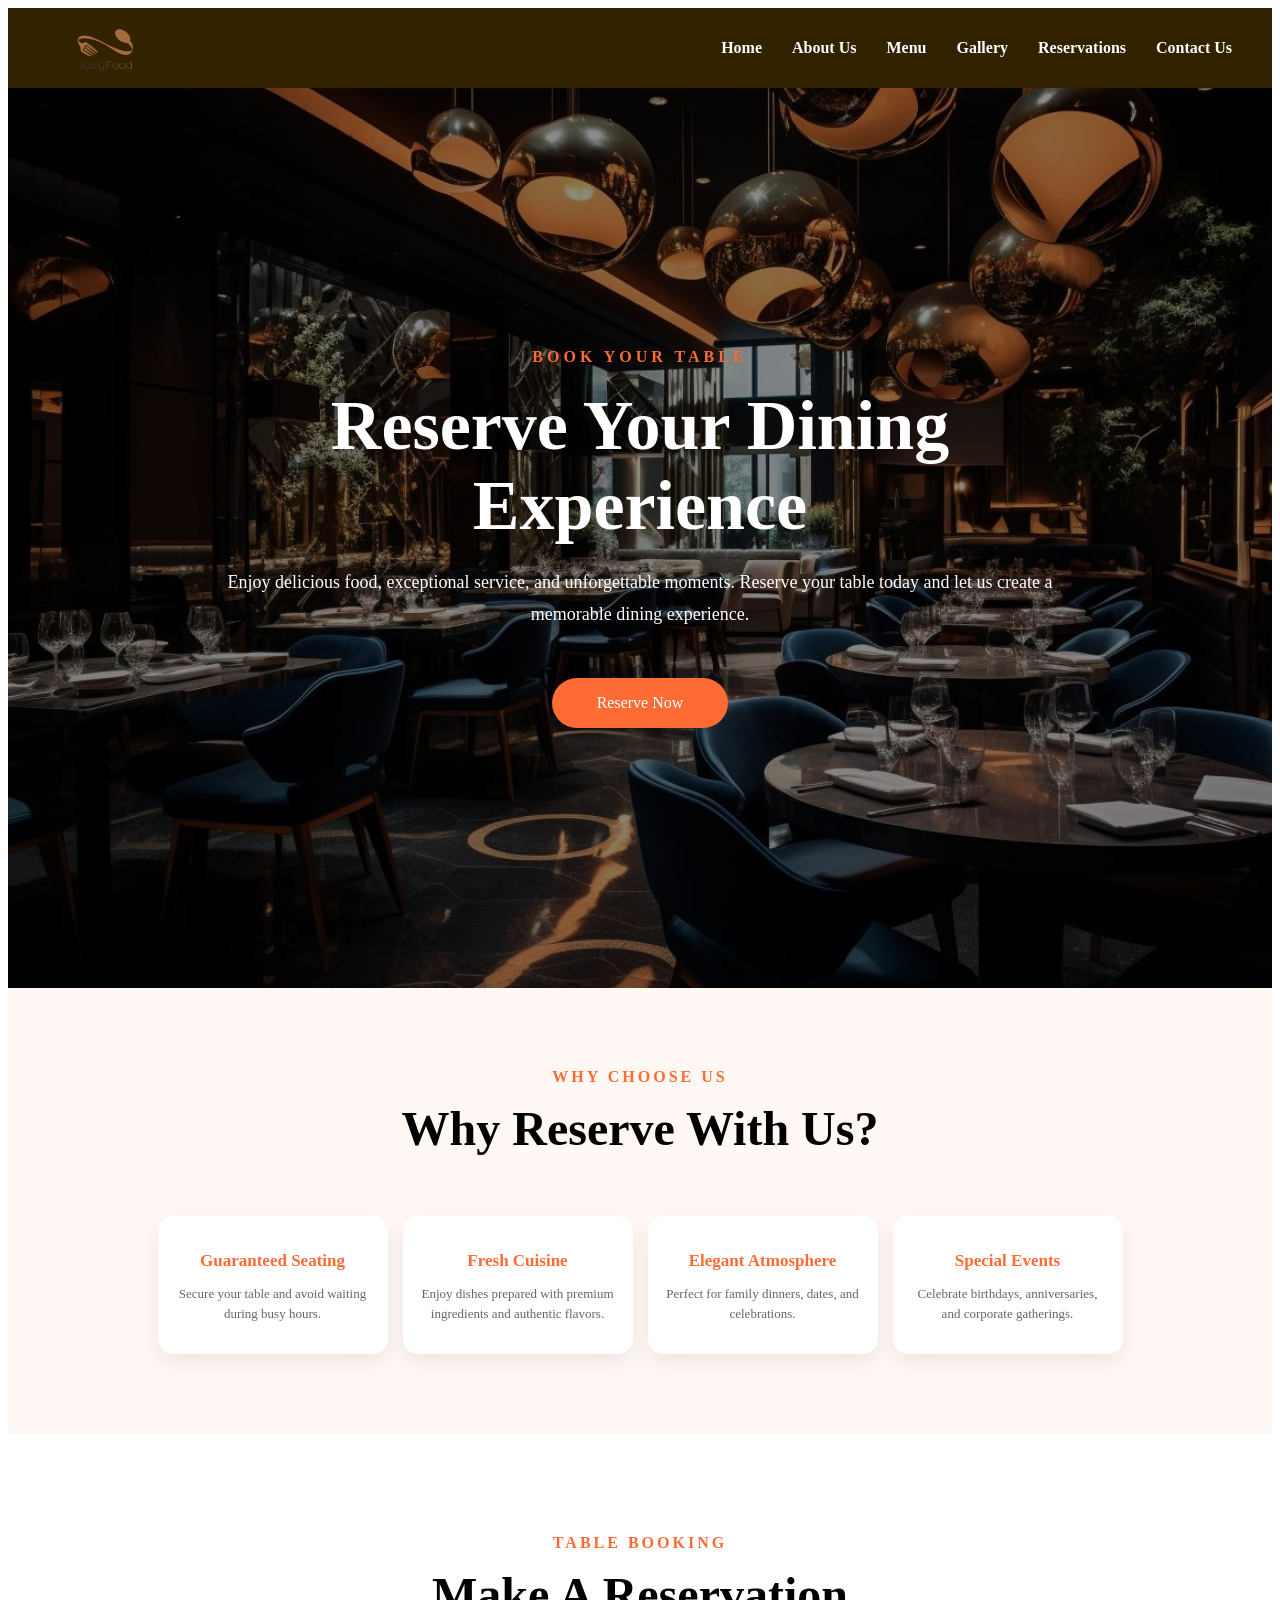
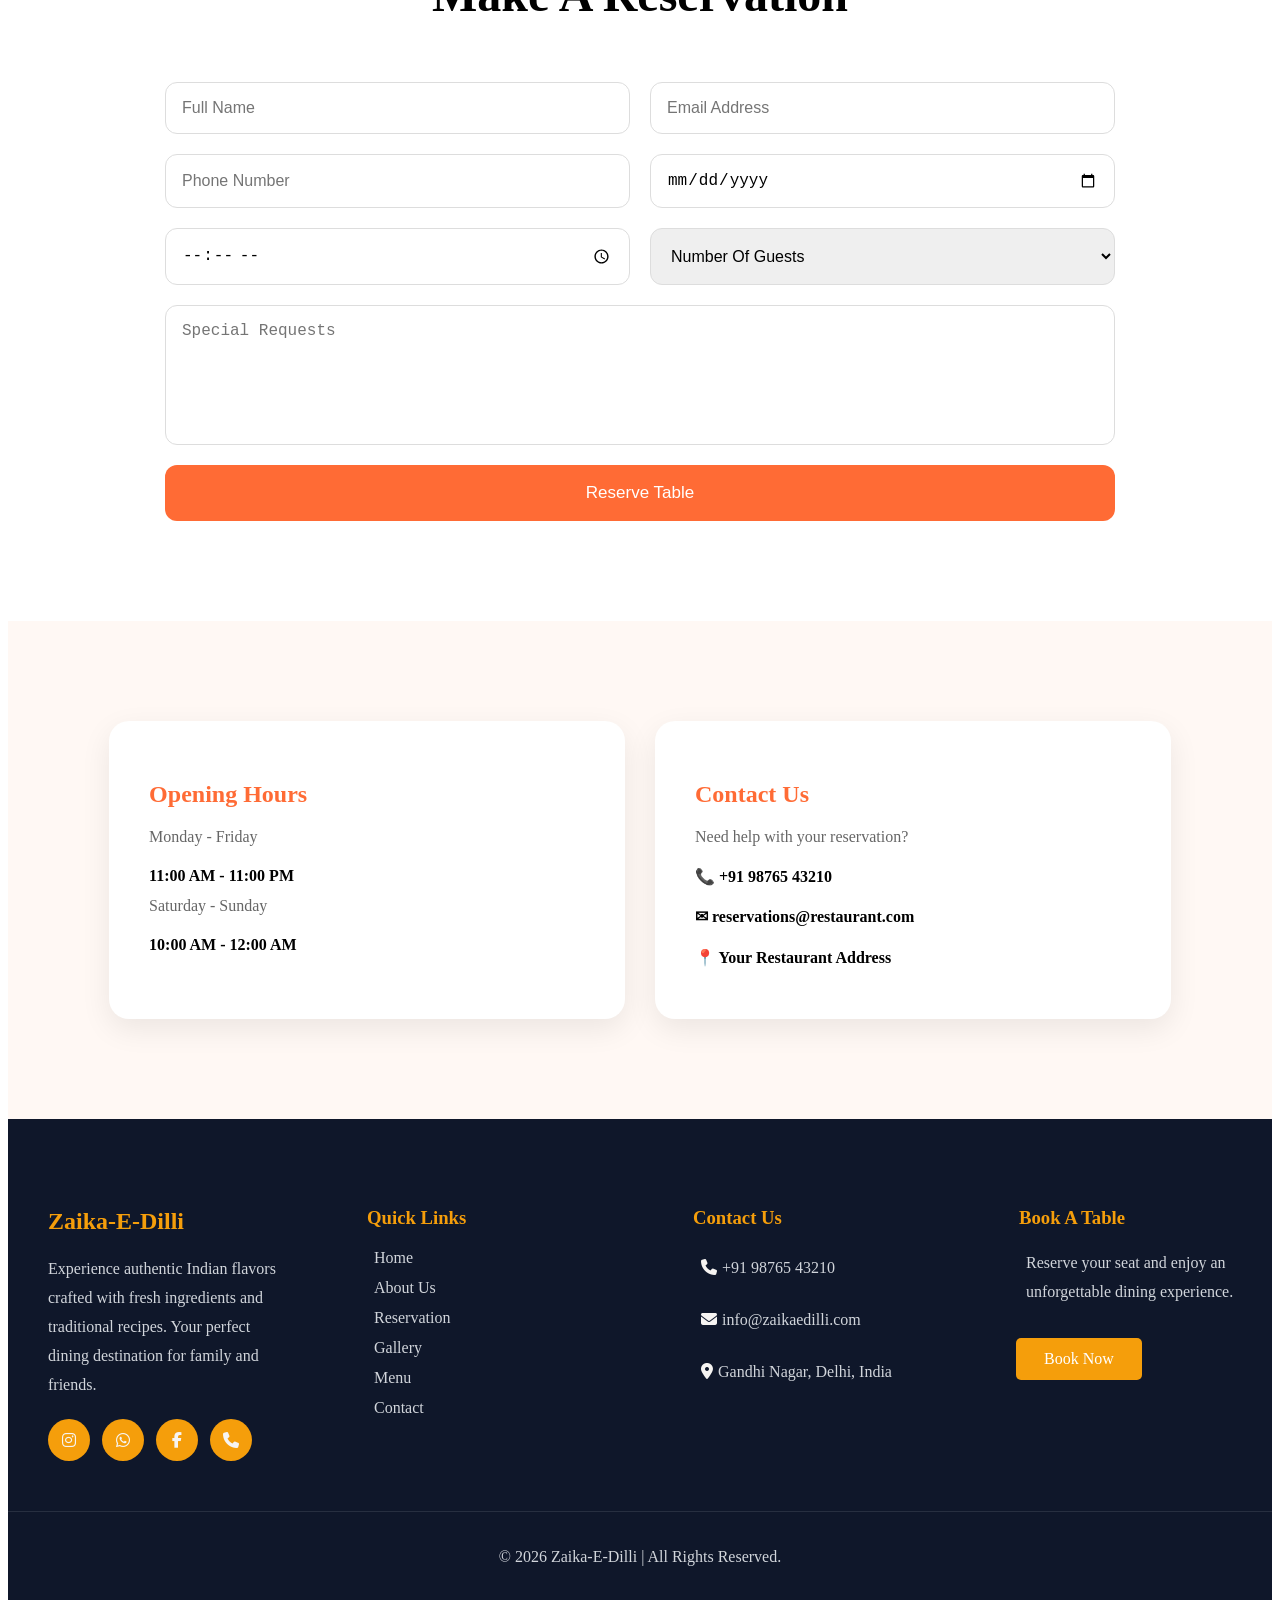
<file: Reservatio.html>
<!DOCTYPE html>
<html lang="en">
<head>
    <meta charset="UTF-8">
    <meta name="viewport" content="width=device-width, initial-scale=1.0">
    <title>ZAIKA -E- DILLI</title>
    <link rel="stylesheet" href="style.css">
    <link rel="stylesheet" href="https://cdnjs.cloudflare.com/ajax/libs/font-awesome/6.5.1/css/all.min.css">
</head>
<body>
    <!-- HOME PAAGE OPEN  -->
<section>
    <div class="container">
        <nav class="navbar">

           <!-- Logo -->
            <div class="logo">
             <img src="images 2/christmas_2012_new_2857-Photoroom.png" alt="Restaurant Logo">
            </div>

            <!-- Hamburger Button -->
            <div class="menu-toggle" id="menu-toggle">
                ☰
            </div>

            <!-- Menu -->
            <ul class="nav-menu" id="nav-menu">

                
   <li><a href="index.html">Home</a></li>
    <li><a href="about.html">About Us</a></li>
    <li><a href="Dishes.html">Menu</a></li>
    <li><a href="gallery.html">Gallery</a></li>
    <li><a href="Reservatio.html">Reservations</a></li>
    <li><a href="contact us.html">Contact Us</a></li>
        </ul>

            </ul>

           
        </nav>
    </div>
</section>

<!-- RESERVATION OPEN -->
<!-- =========================
     RESERVE HERO
========================= -->

<section class="reserve-hero">

    <div class="reserve-overlay"></div>

    <div class="reserve-content">

        <span class="reserve-tag">BOOK YOUR TABLE</span>

        <h1>Reserve Your Dining Experience</h1>

        <p>
            Enjoy delicious food, exceptional service, and unforgettable moments.
            Reserve your table today and let us create a memorable dining experience.
        </p>

        <a href="#reserve-form-section" class="reserve-btn">
            Reserve Now
        </a>

    </div>

</section>


<!-- =========================
     WHY RESERVE
========================= -->

<section class="reserve-features">

    <div class="reserve-heading">

        <span>WHY CHOOSE US</span>

        <h2>Why Reserve With Us?</h2>

    </div>

    <div class="reserve-grid">

        <div class="reserve-card">
            <h3>Guaranteed Seating</h3>
            <p>Secure your table and avoid waiting during busy hours.</p>
        </div>

        <div class="reserve-card">
            <h3>Fresh Cuisine</h3>
            <p>Enjoy dishes prepared with premium ingredients and authentic flavors.</p>
        </div>

        <div class="reserve-card">
            <h3>Elegant Atmosphere</h3>
            <p>Perfect for family dinners, dates, and celebrations.</p>
        </div>

        <div class="reserve-card">
            <h3>Special Events</h3>
            <p>Celebrate birthdays, anniversaries, and corporate gatherings.</p>
        </div>

    </div>

</section>


<!-- =========================
     RESERVE FORM
========================= -->

<section class="reserve-section" id="reserve-form-section">

    <div class="reserve-heading">

        <span>TABLE BOOKING</span>

        <h2>Make A Reservation</h2>

    </div>

    <form class="reserve-form">

        <input type="text" placeholder="Full Name" required>

        <input type="email" placeholder="Email Address" required>

        <input type="tel" placeholder="Phone Number" required>

        <input type="date" required>

        <input type="time" required>

        <select required>
            <option value="">Number Of Guests</option>
            <option>1 Guest</option>
            <option>2 Guests</option>
            <option>3 Guests</option>
            <option>4 Guests</option>
            <option>5 Guests</option>
            <option>6+ Guests</option>
        </select>

        <textarea rows="5" placeholder="Special Requests"></textarea>

        <button type="submit">Reserve Table</button>

    </form>

</section>


<!-- =========================
     RESERVE CONTACT
========================= -->

<section class="reserve-contact">

    <div class="reserve-info-box">

        <h2>Opening Hours</h2>

        <p>Monday - Friday</p>
        <h4>11:00 AM - 11:00 PM</h4>

        <p>Saturday - Sunday</p>
        <h4>10:00 AM - 12:00 AM</h4>

    </div>

    <div class="reserve-info-box">

        <h2>Contact Us</h2>

        <p>Need help with your reservation?</p>

        <h4>📞 +91 98765 43210</h4>
        <h4>✉ reservations@restaurant.com</h4>
        <h4>📍 Your Restaurant Address</h4>

    </div>

</section>
<!-- footer part OPEN -->

<!-- ================= FOOTER SECTION ================= -->

<footer class="footer">
    <div class="container footer-wrapper">

        <!-- Restaurant Info -->
        <div class="footer-box">
            <h2>Zaika-E-Dilli</h2>
            <p>
                Experience authentic Indian flavors crafted with fresh
                ingredients and traditional recipes. Your perfect dining
                destination for family and friends.
            </p>

            <div class="footer-social">
                <a href="#"><i class="fab fa-instagram"></i></a>
                <a href="#"><i class="fab fa-whatsapp"></i></a>
                <a href="#"><i class="fab fa-facebook-f"></i></a>
                <a href="tel:+919876543210"><i class="fas fa-phone"></i></a>
            </div>
        </div>

        <!-- Quick Links -->
        <div class="footer-box">
            <h3>Quick Links</h3>

            <ul>
               <li><a href="index.html">Home</a></li>
                <li><a href="about.html">About Us</a></li>
                <li><a href="Reservatio.html">Reservation</a></li>
                <li><a href="gallery.html">Gallery</a></li>
                <li><a href="Dishes.html">Menu</a></li>
                <li><a href="contact us.html">Contact</a></li>
            </ul>
        </div>

        <!-- Contact Info -->
        <div class="footer-box">
            <h3>Contact Us</h3>

            <p><i class="fas fa-phone"></i> +91 98765 43210</p>

            <p><i class="fas fa-envelope"></i> info@zaikaedilli.com</p>

            <p>
                <i class="fas fa-location-dot"></i>
                Gandhi Nagar, Delhi, India
            </p>
        </div>

        <!-- Book Table -->
        <div class="footer-box">
            <h3>Book A Table</h3>

            <p>
                Reserve your seat and enjoy an unforgettable dining
                experience.
            </p>

            <a href="#" class="footer-btn">
                Book Now
            </a>
        </div>

    </div>

    <div class="footer-bottom">
        <p>
            © 2026 Zaika-E-Dilli | All Rights Reserved.
        </p>
    </div>
</footer>
<!-- FOOTER part CLOSE -->








    <script src="script.js"></script>
</body>
</html>
</file>
<file: style.css>
.container{
    max-width:1400px;
    margin:auto;
    padding:0;
}

.navbar{
    display:flex;
    justify-content:space-between;
    align-items:center;
    min-height:80px;
    background:rgb(50,34,0);
    padding:0 40px;
    position:relative;
   
}

.logo img{
    width:120px;
    height:80px;
    display:block;
}

.nav-menu{
    display:flex;
    align-items:center;
    gap:30px;
    list-style:none;
    margin-left:auto;
    padding:0;
}

.nav-menu li{
    position:relative;
}

.nav-menu a{
    text-decoration:none;
    color:#fff;
    font-weight:600;
    font-size:16px;
    transition:.3s;
}

.nav-menu a:hover{
    color:#f4b400;
}

/* Hamburger */

.menu-toggle{
    display:none;
    font-size:32px;
    color:#fff;
    cursor:pointer;
}

.hero-banner {
    position: relative;
    height: 500px;
    background: url("images/full plate image.png") center center / cover no-repeat;
    display: flex;
    justify-content: center;
    align-items: center;
    text-align: center;
    overflow: hidden;
}

.hero-overlay {
    position: absolute;
    inset: 0px;
    background: rgba(0, 0, 0, 0.55);
}

.hero-content {
    position: relative;
    z-index: 2;
    max-width: 800px;
    padding: 20px;
    color: rgb(255, 255, 255);
}

.hero-content span {
    display: inline-block;
    background: rgb(0, 207, 255);
    color: rgb(0, 27, 63);
    padding: 8px 20px;
    border-radius: 30px;
    font-weight: 600;
    margin-bottom: 20px;
}

.hero-content h1 {
    font-size: 60px;
    margin-bottom: 20px;
    line-height: 1.2;
}

.hero-content p {
    font-size: 20px;
    line-height: 1.8;
    margin-bottom: 30px;
}

.hero-content a {
    display: inline-block;
    text-decoration: none;
    background: rgb(0, 207, 255);
    color: rgb(0, 27, 63);
    padding: 15px 35px;
    border-radius: 8px;
    font-weight: 600;
}

.home-about {
    padding: 100px 0px;
    background: rgb(255, 248, 240);
}

.about-wrapper {
    display: flex;
    align-items: center;
    justify-content: space-between;
    gap: 60px;
}

.about-content {
    flex: 1 1 0%;
    margin: 0px 25px;
}

.about-content span:first-child {
    color: rgb(217, 119, 6);
    font-size: 10px;
    font-weight: 600;
    text-transform: uppercase;
    letter-spacing: 2px;
}

.about-content h2 {
    font-size: 48px;
    color: rgb(34, 34, 34);
    margin: 15px 0px;
    line-height: 1.2;
}

.about-content span:nth-of-type(2) {
    display: block;
    color: rgb(102, 102, 102);
    font-size: 18px;
    margin-bottom: 25px;
}

.about-content p {
    color: rgb(85, 85, 85);
    font-size: 16px;
    line-height: 1.8;
    margin-bottom: 20px;
}

.about-content a {
    display: inline-block;
    background: rgb(217, 119, 6);
    color: rgb(255, 255, 255);
    text-decoration: none;
    padding: 14px 35px;
    border-radius: 50px;
    font-weight: 600;
    transition: 0.3s;
}

.about-content a:hover {
    background: rgb(180, 83, 9);
    transform: translateY(-3px);
}

.about-gallery {
    flex: 1 1 0%;
    display: grid;
    grid-template-columns: repeat(4, 1fr);
    gap: 15px;
    margin: 0px 25px;
}

.about-gallery img {
    width: 100%;
    height: 180px;
    object-fit: cover;
    border-radius: 15px;
    transition: 0.4s;
    box-shadow: rgba(0, 0, 0, 0.12) 0px 8px 20px;
}

.about-gallery img:nth-child(2), .about-gallery img:nth-child(4), .about-gallery img:nth-child(6), .about-gallery img:nth-child(8) {
    margin-top: 40px;
}

.about-gallery img:hover {
    transform: translateY(-10px) scale(1.05);
}

/*  */

/* =========================
   COUNTER SECTION
========================= */

.counter-section{
    padding:70px 8%;
background: linear-gradient(135deg, #1f1f1f, #4a1515, #7a1f1f);
    margin:10px 0;
}

/* Heading */

.counter-heading{
    text-align:center;
    max-width:700px;
    margin:0 auto 40px;
    color:#fff;
}

.counter-heading span{
    display:inline-block;
    color:#fbbf24;
    font-size:13px;
    font-weight:600;
    letter-spacing:2px;
    margin-bottom:10px;
}

.counter-heading h2{
    font-size:34px;
    margin-bottom:15px;
    line-height:1.3;
}

.counter-heading p{
    font-size:15px;
    color:#e5e7eb;
    line-height:1.7;
}

/* Counter Grid */

.counter-wrapper{
    display:grid;
    grid-template-columns:repeat(4,1fr);
    gap:20px;
}

/* Counter Box */

.counter-box{
    text-align:center;
    color:#fff;
    background:rgba(255,255,255,0.08);
    backdrop-filter:blur(8px);
    padding:25px 15px;
    border-radius:12px;
    transition:.3s;
}

.counter-box:hover{
    transform:translateY(-5px);
}

.counter-box h2{
    font-size:38px;
    font-weight:700;
    margin-bottom:8px;
    color:#fbbf24;
}

.counter-box p{
    font-size:14px;
    letter-spacing:.5px;
}

/*  */

.available-on {
    padding: 80px 20px;
    background: rgb(248, 248, 248);
}

.available-on h2 {
    text-align: center;
    font-size: 42px;
    color: rgb(34, 34, 34);
    margin-bottom: 50px;
    position: relative;
}

.available-on h2::after {
    content: "";
    width: 80px;
    height: 4px;
    background: rgb(214, 40, 40);
    position: absolute;
    bottom: -12px;
    left: 50%;
    transform: translateX(-50%);
    border-radius: 10px;
}

.platform-wrapper {
    display: flex;
    justify-content: center;
    align-items: center;
    flex-wrap: wrap;
    gap: 25px;
}

.platform-box {
    width: 160px;
    height: 150px;
    background: rgb(255, 255, 255);
    padding: 30px 20px;
    text-align: center;
    border-radius: 15px;
    text-decoration: none;
    box-shadow: rgba(0, 0, 0, 0.08) 0px 5px 20px;
    transition: 0.4s;
}

.platform-box:hover {
    transform: translateY(-10px);
    box-shadow: rgba(0, 0, 0, 0.15) 0px 10px 30px;
}

.platform-box img {
    width: 70px;
    height: 70px;
    object-fit: contain;
    margin-bottom: 15px;
}

.platform-box h3 {
    color: rgb(34, 34, 34);
    font-size: 22px;
    font-weight: 600;
}

.platform-box:hover h3 {
    color: rgb(255, 255, 255);
}

.footer {
    background: rgb(15, 23, 42);
    color: rgb(255, 255, 255);
    padding: 70px 0px 0px;
}

.footer-wrapper {
    display: grid;
    grid-template-columns: repeat(4, 1fr);
    gap: 40px;
}

.footer-box h2{
    color:#f59e0b;
    margin-bottom:20px;
    padding-left:40px;
}

.footer-box h3 {
    margin-bottom: 20px;
    color: rgb(245, 158, 11);
    padding: 0px 33px;
}

.footer-box p{
    line-height:1.8;
    color:#d1d5db;
    padding-left:40px;
}

.footer-box ul {
    list-style: none;
}

.footer-box ul li {
    margin-bottom: 12px;
}

.footer-box ul li a {
    text-decoration: none;
    color: rgb(209, 213, 219);
    transition: 0.3s;
}

.footer-box ul li a:hover {
    color: rgb(245, 158, 11);
    padding-left: 5px;
}

.footer-social{
    margin-top:20px;
    display:flex;
    gap:12px;
    padding-left:40px;
}

.footer-social a {
    width: 42px;
    height: 42px;
    background: rgb(245, 158, 11);
    color: rgb(255, 255, 255);
    border-radius: 50%;
    display: flex;
    justify-content: center;
    align-items: center;
    text-decoration: none;
    transition: 0.3s;
}

.footer-social a:hover {
    transform: translateY(-5px);
}

.footer-box i {
    margin: 10px 1px;
    color: rgb(246, 244, 242);
}

.footer-btn {
    display: inline-block;
    margin-top: 15px;
    background: rgb(245, 158, 11);
    color: rgb(255, 255, 255);
    padding: 12px 28px;
    text-decoration: none;
    border-radius: 5px;
    transition: 0.3s;
   margin-left: 30px;
}

.footer-btn:hover {
    background: rgb(217, 119, 6);
}

.footer-bottom {
    margin-top: 50px;
    border-top: 1px solid rgba(255, 255, 255, 0.1);
    text-align: center;
    padding: 20px;
}

.footer-bottom p {
    color: rgb(209, 213, 219);
}

/* ABOUT PAGE OPEN  */

.about-banner {
    position: relative;
    width: 100%;
    height: 70vh;
    background: url("images/CHEFS.png") center center / cover no-repeat;
    display: flex;
    justify-content: center;
    align-items: center;
    text-align: center;
    overflow: hidden;
}

.about-overlay {
    position: absolute;
    top: 0px;
    left: 0px;
    width: 100%;
    height: 100%;
    background: rgba(0, 0, 0, 0.6);
}

.about-content {
    position: relative;
    z-index: 2;
    max-width: 800px;
    padding: 0px 20px;
}

.about-content span {
    display: block;
    color: rgb(255, 107, 53);
    font-size: 18px;
    font-weight: 600;
    letter-spacing: 3px;
    text-transform: uppercase;
    margin-bottom: 15px;
}

.about-content h1 {
    color: rgb(255, 255, 255);
    font-size: 65px;
    line-height: 1.2;
    margin-bottom: 20px;
}

.about-content p {
    color: rgb(80, 0, 0);
    font-size: 18px;
    line-height: 1.8;
    margin-bottom: 30px;
}

.about-content a {
    display: inline-block;
    padding: 14px 35px;
    background: rgb(255, 107, 53);
    color: rgb(255, 255, 255);
    text-decoration: none;
    border-radius: 50px;
    font-weight: 600;
    transition: 0.4s;
}

.about-content a:hover {
    background: rgb(255, 255, 255);
    color: rgb(255, 107, 53);
}

.about-section {
    display: flex;
    align-items: center;
    gap: 50px;
    padding: 80px 20px;
}

.about-image {
    flex: 1 1 0%;
}

.about-image img {
    width: 100%;
    height: 650px;
    object-fit: cover;
    border-radius: 20px;
    display: block;
}

.about-content {
    flex: 1 1 0%;
    padding: 20px;
}

.about-tag {
    display: inline-block;
    background: rgb(255, 241, 230);
    color: rgb(193, 18, 31);
    padding: 8px 18px;
    border-radius: 30px;
    font-size: 14px;
    font-weight: 600;
    margin-bottom: 15px;
}

.about-content h2 {
    font-size: 45px;
    color: rgb(34, 34, 34);
    margin-bottom: 20px;
    line-height: 1.3;
}

.about-point {
    position: relative;
    padding-left: 35px;
    margin-bottom: 18px;
    line-height: 1.8;
    color: rgb(102, 102, 102);
    font-size: 16px;
}

.about-point::before {
    content: "✔";
    position: absolute;
    left: 0px;
    top: 0px;
    color: rgb(193, 18, 31);
    font-size: 20px;
    font-weight: bold;
}

.about-stats-section {
    margin-top: 40px;
    padding: 35px;
    background: rgb(250, 250, 250);
    border-radius: 20px;
    box-shadow: rgba(0, 0, 0, 0.05) 0px 5px 20px;
}

.stats-heading {
    text-align: center;
    margin-bottom: 30px;
}

.stats-heading span {
    display: inline-block;
    color: rgb(193, 18, 31);
    font-size: 14px;
    font-weight: 600;
    text-transform: uppercase;
    letter-spacing: 1px;
    margin-bottom: 10px;
}

.stats-heading h3 {
    font-size: 30px;
    color: rgb(34, 34, 34);
    margin: 0px;
}

.about-highlights {
    display: grid;
    grid-template-columns: repeat(4, 1fr);
    gap: 15px;
}

.highlight-box {
    background: rgb(255, 255, 255);
    text-align: center;
    padding: 18px 10px;
    border-radius: 12px;
    box-shadow: rgba(0, 0, 0, 0.08) 0px 5px 15px;
    transition: 0.4s;
}

.highlight-box h3 {
    font-size: 26px;
    color: rgb(193, 18, 31);
    margin-bottom: 5px;
}

.highlight-box p {
    font-size: 13px;
    color: rgb(85, 85, 85);
    margin: 0px;
    line-height: 1.4;
}

.highlight-box:hover {
    transform: translateY(-5px);
    background: rgb(193, 18, 31);
}

.highlight-box:hover h3, .highlight-box:hover p {
    color: rgb(255, 255, 255);
}

.food-menu {
    padding: 50px 20px;
    background: rgb(249, 249, 249);
    font-family: Arial, sans-serif;
}

.section-title {
    text-align: center;
    margin-bottom: 40px;
}

.section-title span {
    color: rgb(255, 111, 97);
    font-size: 18px;
    font-weight: bold;
    text-transform: uppercase;
    letter-spacing: 2px;
}

.section-title h2 {
    color: rgb(51, 51, 51);
    font-size: 36px;
    margin-top: 10px;
}

.food-container {
    display: flex;
    justify-content: center;
    flex-wrap: wrap;
    gap: 30px;
    max-width: 1200px;
    margin: 0px auto;
}

.food-card {
    background: rgb(255, 255, 255);
    border-radius: 15px;
    overflow: hidden;
    box-shadow: rgba(0, 0, 0, 0.1) 0px 4px 15px;
    width: 300px;
    transition: transform 0.3s, box-shadow 0.3s;
}

.food-card:hover {
    transform: translateY(-10px);
    box-shadow: rgba(0, 0, 0, 0.2) 0px 10px 25px;
}

.food-card img {
    width: 100%;
    height: 200px;
    object-fit: cover;
}

.food-info {
    padding: 20px;
    text-align: center;
}

.food-info h3 {
    color: rgb(51, 51, 51);
    font-size: 24px;
    margin: 0px 0px 10px;
}

.food-info p {
    color: rgb(102, 102, 102);
    font-size: 14px;
    margin-bottom: 15px;
    line-height: 1.5;
}

.price-order {
    display: flex;
    flex-direction: column;
    gap: 12px;
    align-items: center;
}

#burger-type {
    padding: 10px 15px;
    border: 2px solid rgb(255, 111, 97);
    border-radius: 8px;
    font-size: 14px;
    cursor: pointer;
    width: 100%;
    background: rgb(255, 255, 255);
    color: rgb(51, 51, 51);
}

.quantity-box {
    display: flex;
    align-items: center;
    gap: 10px;
    margin: 15px 0px;
}

.quantity-box button {
    width: 35px;
    height: 35px;
    border-width: medium;
    border-style: none;
    border-color: currentcolor;
    border-image: initial;
    background: rgb(255, 102, 0);
    color: rgb(255, 255, 255);
    font-size: 20px;
    border-radius: 5px;
    cursor: pointer;
}

.quantity-box span {
    font-size: 18px;
    font-weight: 600;
    min-width: 20px;
    text-align: center;
}

#price-display {
    display: block;
    font-size: 22px;
    font-weight: 700;
    color: rgb(255, 102, 0);
    margin-bottom: 10px;
}

details {
    width: 100%;
}

summary {
    cursor: pointer;
    background: linear-gradient(45deg, rgb(255, 111, 97), rgb(255, 138, 101));
    color: white;
    padding: 12px 20px;
    border-radius: 8px;
    list-style: none;
    font-weight: bold;
}

.order-options {
    display: flex;
    gap: 10px;
    justify-content: center;
    margin-top: 15px;
}

.order-options a {
    text-decoration: none;
    background: rgb(51, 51, 51);
    color: white;
    padding: 10px 15px;
    border-radius: 5px;
    font-size: 14px;
    font-weight: bold;
}

.order-options a:hover {
    background: rgb(255, 111, 97);
}

#burger-type {
    padding: 10px 15px;
    border: 2px solid rgb(255, 111, 97);
    border-radius: 8px;
    font-size: 14px;
    cursor: pointer;
    width: 100%;
    background: rgb(255, 255, 255);
    color: rgb(51, 51, 51);
}

#pizza-type {
    padding: 10px 15px;
    border: 2px solid rgb(255, 111, 97);
    border-radius: 8px;
    font-size: 14px;
    cursor: pointer;
    width: 100%;
    background: rgb(255, 255, 255);
    color: rgb(51, 51, 51);
}

#fastfood-type {
    padding: 10px 15px;
    border: 2px solid rgb(255, 111, 97);
    border-radius: 8px;
    font-size: 14px;
    cursor: pointer;
    width: 100%;
    background: rgb(255, 255, 255);
    color: rgb(51, 51, 51);
}

#chinese-type {
    padding: 10px 15px;
    border: 2px solid rgb(255, 111, 97);
    border-radius: 8px;
    font-size: 14px;
    cursor: pointer;
    width: 100%;
    background: rgb(255, 255, 255);
    color: rgb(51, 51, 51);
}

#paneerSabji-type {
    padding: 10px 15px;
    border: 2px solid rgb(255, 111, 97);
    border-radius: 8px;
    font-size: 14px;
    cursor: pointer;
    width: 100%;
    background: rgb(255, 255, 255);
    color: rgb(51, 51, 51);
}

#vegSabji-type {
    padding: 10px 15px;
    border: 2px solid rgb(255, 111, 97);
    border-radius: 8px;
    font-size: 14px;
    cursor: pointer;
    width: 100%;
    background: rgb(255, 255, 255);
    color: rgb(51, 51, 51);
}

#vegSabji-type {
    padding: 10px 15px;
    border: 2px solid rgb(255, 111, 97);
    border-radius: 8px;
    font-size: 14px;
    cursor: pointer;
    width: 100%;
    background: rgb(255, 255, 255);
    color: rgb(51, 51, 51);
}

#rice-type {
    padding: 10px 15px;
    border: 2px solid rgb(255, 111, 97);
    border-radius: 8px;
    font-size: 14px;
    cursor: pointer;
    width: 100%;
    background: rgb(255, 255, 255);
    color: rgb(51, 51, 51);
}

#roti-type {
    padding: 10px 15px;
    border: 2px solid rgb(255, 111, 97);
    border-radius: 8px;
    font-size: 14px;
    cursor: pointer;
    width: 100%;
    background: rgb(255, 255, 255);
    color: rgb(51, 51, 51);
}

#south-type {
    padding: 10px 15px;
    border: 2px solid rgb(255, 111, 97);
    border-radius: 8px;
    font-size: 14px;
    cursor: pointer;
    width: 100%;
    background: rgb(255, 255, 255);
    color: rgb(51, 51, 51);
}

#snacks-type {
    padding: 10px 15px;
    border: 2px solid rgb(255, 111, 97);
    border-radius: 8px;
    font-size: 14px;
    cursor: pointer;
    width: 100%;
    background: rgb(255, 255, 255);
    color: rgb(51, 51, 51);
}

#sweet-type {
    padding: 10px 15px;
    border: 2px solid rgb(255, 111, 97);
    border-radius: 8px;
    font-size: 14px;
    cursor: pointer;
    width: 100%;
    background: rgb(255, 255, 255);
    color: rgb(51, 51, 51);
}

#beverage-type {
    padding: 10px 15px;
    border: 2px solid rgb(255, 111, 97);
    border-radius: 8px;
    font-size: 14px;
    cursor: pointer;
    width: 100%;
    background: rgb(255, 255, 255);
    color: rgb(51, 51, 51);
}

#icecream-type {
    padding: 10px 15px;
    border: 2px solid rgb(255, 111, 97);
    border-radius: 8px;
    font-size: 14px;
    cursor: pointer;
    width: 100%;
    background: rgb(255, 255, 255);
    color: rgb(51, 51, 51);
}

/* RESERVE PAGE OPEN  */
.reserve-hero {
    height: 100vh;
    background: url("images/RESTURANT\ 5.png") center center / cover no-repeat;
    display: flex;
    justify-content: center;
    align-items: center;
    text-align: center;
    position: relative;
    overflow: hidden;
}

.reserve-overlay {
    position: absolute;
    inset: 0px;
    background: rgba(0, 0, 0, 0.45);
}

.reserve-content {
    position: relative;
    z-index: 2;
    max-width: 850px;
    padding: 40px;
    color: rgb(255, 255, 255);
    animation: 1s ease 0s 1 normal none running reserveFadeUp;
}

.reserve-tag {
    color: rgb(255, 107, 53);
    font-size: 16px;
    font-weight: 700;
    letter-spacing: 4px;
}

.reserve-content h1 {
    font-size: 70px;
    margin: 20px 0px;
}

.reserve-content p {
    font-size: 18px;
    line-height: 1.8;
}

.reserve-btn {
    display: inline-block;
    margin-top: 30px;
    padding: 16px 45px;
    background: rgb(255, 107, 53);
    color: rgb(255, 255, 255);
    text-decoration: none;
    border-radius: 50px;
    transition: 0.4s;
}

.reserve-btn:hover {
    transform: translateY(-6px);
}

.reserve-heading {
    text-align: center;
    margin-bottom: 60px;
}

.reserve-heading span {
    color: rgb(255, 107, 53);
    font-weight: 700;
    letter-spacing: 3px;
}

.reserve-heading h2 {
    font-size: 48px;
    margin-top: 15px;
}

/* rserve features */
.reserve-features{
    padding:80px 8%;
    background:#fff8f4;
}

.reserve-grid{
    display:flex;
    gap:15px;
    justify-content:center;
    flex-wrap:wrap;
}

.reserve-card{
    width:200px;
    min-width:200px;
    background:#fff;
    padding:18px 15px;
    border-radius:15px;
    text-align:center;
    box-shadow:0 8px 20px rgba(0,0,0,0.08);
    transition:.4s;
}

.reserve-card:hover{
    transform:translateY(-6px);
}

.reserve-card h3{
    color:#ff6b35;
    margin-bottom:8px;
    font-size:17px;
}

.reserve-card p{
    font-size:13px;
    line-height:1.5;
    color:#666;
}

/*  */
/* RESERVE SECTION */

.reserve-section{
    padding:100px 8%;
}

.reserve-form{
    max-width:950px;
    margin:auto;
    display:grid;
    grid-template-columns:repeat(2,1fr);
    gap:20px;
}

.reserve-form input,
.reserve-form select,
.reserve-form textarea{
    width:100%;
    padding:16px;
    border:1px solid #ddd;
    border-radius:12px;
    font-size:16px;
    box-sizing:border-box;
}

.reserve-form textarea{
    grid-column:span 2;
    min-height:140px;
    resize:none;
}

.reserve-form button{
    grid-column:span 2;
    padding:18px;
    background:#ff6b35;
    color:#fff;
    border:none;
    border-radius:12px;
    cursor:pointer;
    font-size:17px;
    transition:.4s;
}

.reserve-form button:hover{
    background:#e85924;
}
/*  */
.reserve-contact {
    padding: 100px 8%;
    display: grid;
    grid-template-columns: repeat(auto-fit, minmax(350px, 1fr));
    gap: 30px;
    background: rgb(255, 248, 244);
}

.reserve-info-box {
    background: rgb(255, 255, 255);
    padding: 40px;
    border-radius: 20px;
    box-shadow: rgba(0, 0, 0, 0.08) 0px 10px 30px;
}

.reserve-info-box h2 {
    color: rgb(255, 107, 53);
    margin-bottom: 20px;
}

.reserve-info-box p {
    margin: 12px 0px;
    color: rgb(102, 102, 102);
}

.reserve-info-box h4 {
    margin-bottom: 12px;
}

@keyframes reserveFadeUp {
    0% {
        opacity: 0;
        transform: translateY(50px);
    }

    100% {
        opacity: 1;
        transform: translateY(0px);
    }
}

/* GALLLERY PAGE OPEN */

.gallery-banner {
    width: 100%;
    height: 60vh;
    background: linear-gradient(rgba(0, 0, 0, 0.6), rgba(0, 0, 0, 0.6)) center center / cover, url("images/RESTURANT 5.png");
    display: flex;
    justify-content: center;
    align-items: center;
    text-align: center;
}

.gallery-banner-content h1 {
    color: rgb(255, 255, 255);
    font-size: 70px;
    margin-bottom: 10px;
}

.gallery-banner-content p {
    color: rgb(255, 255, 255);
    font-size: 20px;
}

.gallery-heading {
    padding: 100px 8%;
    text-align: center;
}

.gallery-heading span {
    color: rgb(255, 107, 53);
    font-weight: 600;
    letter-spacing: 3px;
}

.gallery-heading h2 {
    font-size: 50px;
    margin: 15px 0px;
}

.gallery-heading p {
    max-width: 700px;
    margin: auto;
    color: rgb(102, 102, 102);
    line-height: 1.8;
}

.gallery-section {
    padding: 0px 8% 100px;
}

.gallery-grid {
    display: grid;
    grid-template-columns: repeat(4, 1fr);
    gap: 25px;
}

.gallery-item {
    overflow: hidden;
    border-radius: 15px;
}

.gallery-item img {
    width: 100%;
    height: 300px;
    object-fit: cover;
    transition: 0.5s;
}

.gallery-item:hover img {
    transform: scale(1.1);
}

/* GALLERY PAGE CLOSE */

/* CONTACT PAGE OPEN */
.contact-banner {
    width: 100%;
    height: 60vh;
    background: url("images/CONTACT .png") center center / cover no-repeat;
    display: flex;
    justify-content: center;
    align-items: center;
    position: relative;
}

.banner-overlay {
    width: 100%;
    height: 100%;
    background: rgba(0, 0, 0, 0.55);
    display: flex;
    flex-direction: column;
    justify-content: center;
    align-items: center;
    text-align: center;
    color: rgb(255, 255, 255);
}

.banner-overlay h1 {
    font-size: 65px;
    margin: 0px;
    font-weight: 700;
    letter-spacing: 2px;
}

.banner-overlay p {
    font-size: 22px;
    margin-top: 15px;
    color: rgb(245, 245, 245);
}

.contact-section {
    padding: 100px 8%;
    background: rgb(249, 249, 249);
    overflow: hidden;
}

.contact-content {
    display: grid;
    grid-template-columns: repeat(2, 1fr);
    gap: 50px;
    align-items: center;
}

.sub-title {
    display: block;
    color: rgb(255, 107, 53);
    font-weight: 600;
    letter-spacing: 2px;
    margin-bottom: 10px;
}

.contact-details h2 {
    font-size: 48px;
    color: rgb(17, 17, 17);
    margin-bottom: 20px;
    line-height: 1.2;
}

.contact-details p {
    color: rgb(102, 102, 102);
    line-height: 1.8;
    margin-bottom: 30px;
}

.info-box {
    display: flex;
    gap: 20px;
    align-items: flex-start;
    background: rgb(255, 255, 255);
    padding: 20px;
    border-radius: 15px;
    margin-bottom: 20px;
    box-shadow: rgba(0, 0, 0, 0.08) 0px 5px 15px;
}

.info-box i {
    font-size: 24px;
    color: rgb(255, 107, 53);
    min-width: 30px;
    padding: 28px 0px;
}

.info-box h4 {
    margin-bottom: 5px;
    color: rgb(17, 17, 17);
}

.info-box p {
    margin: 0px;
}

.contact-image {
    position: relative;
    width: 100%;
}

.contact-image img {
    width: 100%;
    height: 650px;
    object-fit: cover;
    display: block;
    border-radius: 25px;
}

.image-card {
    position: absolute;
    left: 25px;
    right: 25px;
    bottom: 25px;
    padding: 25px;
    border-radius: 15px;
    background: rgba(0, 0, 0, 0.75);
    backdrop-filter: blur(8px);
    color: rgb(255, 255, 255);
}

.image-card h3 {
    font-size: 28px;
    margin-bottom: 10px;
}

.image-card p {
    color: rgb(241, 241, 241);
    margin: 0px;
    line-height: 1.7;
}

.location-section {
    padding: 100px 8%;
    background: rgb(11, 10, 10);
    margin: 10px 0px;
}

.location-heading {
    text-align: center;
    margin-bottom: 50px;
}

.location-heading span {
    color: rgb(255, 107, 53);
    font-size: 16px;
    font-weight: 600;
    letter-spacing: 3px;
}

.location-heading h2 {
    color: rgb(255, 255, 255);
    font-size: 50px;
    margin: 15px 0px;
}

.location-heading p {
    color: rgb(0, 0, 0);
    max-width: 650px;
    margin: auto;
    line-height: 1.8;
}

.map-container {
    width: 100%;
    height: 380px;
    border: 4px solid rgb(255, 107, 53);
    border-radius: 25px;
    overflow: hidden;
    box-shadow: rgba(255, 233, 225, 0.3) 0px 0px 25px, rgba(114, 114, 114, 0.15) 0px 0px 50px;
}

.map-container iframe {
    width: 100%;
    height: 100%;
    border-width: medium;
    border-style: none;
    border-color: currentcolor;
    border-image: initial;
}

/* CONTACT PAGE CLOSE */

@media screen and (max-width:768px){

    .container{
    width:100%;
    padding:0;
    margin:0;
    box-sizing:border-box;
}

.navbar{
    width:100%;
    min-height:70px;
    padding:0 15px;
    box-sizing:border-box;
}
    .logo img{
        width:90px;
        height:auto;
    }

    .menu-toggle{
        display:block;
        font-size:32px;
        cursor:pointer;
    }

    .nav-menu{
        position:absolute;
        top:70px;
        left:50%;
        transform:translateX(-50%);
        width:50%;
        background:#322200;
        flex-direction:column;
        align-items:center;
        padding:0;
        display:none;
        z-index:999;
        border-radius:10px;
        overflow:hidden;
    }

    .nav-menu.active{
        display:flex;
    }

    .nav-menu li{
        width:100%;
        padding:12px 0;   /* pehle 15px tha */
        text-align:center;
        border-bottom:1px solid rgba(255,255,255,0.1);
    }

    .nav-menu li:last-child{
        border-bottom:none;
    }

    .nav-menu a{
        font-size:16px;
        display:block;
    }

    /* HERO SECTION */
  /* HERO SECTION */

    .hero-banner{
        height: 50vh;
        padding:0 20px;
        text-align:center;
    }

    .hero-content{
        max-width:100%;
        width:100%;
        padding:20px;
    }

    .hero-content span{
        font-size:14px;
        padding:8px 20px;
        display:inline-block;
        margin-bottom: 0px;
    }

  .hero-content h1{
        font-size: 30px;
        line-height:1.2;
        margin-bottom: 0px;
    }

    .hero-content p{
        font-size: 14px;
        line-height:1.7;
        margin-bottom: 10px;
    }

    .hero-content a{
        padding: 10px 21px;
        font-size:16px;
    }
    /* ABOUT SECTION */

    .home-about{
        padding:70px 0;
    }

    .about-wrapper{
        flex-direction:column;
        gap:40px;
    }

    .about-content{
        margin:0;
        text-align:center;
    }

    .about-content h2{
        font-size:36px;
    }

    .about-content span:nth-of-type(2){
        font-size:16px;
        color: black;
    }

    .about-content p{
        font-size:15px;
    }

    .about-gallery{
        width:100%;
        margin:0;
        grid-template-columns:repeat(2,1fr);
        gap:15px;
    }

    .about-gallery img{
        height:180px;
    }

    .about-gallery img:nth-child(2),
    .about-gallery img:nth-child(4),
    .about-gallery img:nth-child(6),
    .about-gallery img:nth-child(8){
        margin-top:20px;
    }

        /* COUNTER SECTION */

    .counter-section{
        padding:60px 20px;
    }

    .counter-heading{
        margin-bottom:35px;
    }

    .counter-heading h2{
        font-size:28px;
    }

    .counter-heading p{
        font-size:14px;
    }

    .counter-wrapper{
        grid-template-columns:repeat(2,1fr);
        gap:15px;
    }

    .counter-box{
        padding:20px 15px;
    }

    .counter-box h2{
        font-size:30px;
    }

    .counter-box p{
        font-size:13px;
    }

    /* AVAILABLE ON */

    .available-on{
        padding:60px 20px;
    }

    .available-on h2{
        font-size:32px;
        margin-bottom:40px;
    }
 .platform-wrapper{
        display:grid;
        grid-template-columns:repeat(2, minmax(0, 1fr));
        gap:16px;
        padding:0 16px;
        width:100%;
        box-sizing:border-box;
    }

    .platform-box{
        width:auto !important;
        min-width:0;
        height:auto;
        padding:15px 10px;
        margin:0;
        text-align:center;
        box-sizing:border-box;
    }

    .platform-box img{
        width:45px;
        height:45px;
    }

    .platform-box h3{
        font-size:14px;
        margin-top:8px;
        line-height:1.3;
    }
   /* FOOTER */

.footer{
    padding-top:60px;
}

.footer-wrapper{
    grid-template-columns:1fr;
    gap:40px;
}

.footer-box{
    text-align:center; /* sab content center */
    padding:0 15px;
}

.footer-box h2{
    padding-left:0;
    font-size:22px;
}

.footer-box h3{
    padding-left:0;
    font-size:16px;
}

.footer-box p{
    padding-left:0;
    font-size:14px;
    line-height:1.7;
}

.footer-social{
    padding-left:0;
    font-size:18px;
    display:flex;
    justify-content:center;
    gap:15px;
}

.footer-btn{
    display:inline-flex;
    justify-content:center;
    align-items:center;
    width:95px;
    height:22px;
    margin:15px auto 0;
    border-radius:30px;
    font-size:14px;
    font-weight:600;
    text-decoration:none;
}

.footer-box ul{
    padding-left:0;
    list-style:none;
}

.footer-box ul li{
    margin:8px 0;
}

.footer-bottom{
    margin-top:40px;
    padding:18px;
}

.footer-bottom p{
    font-size:13px;
    text-align:center;
}
 /* ABOUT BANNER */

.about-banner{
    height:55vh;
    width: 89%;
    padding:0 20px;
    background-size:cover;      /* image full width cover karegi */
    background-position:center; /* image center rahegi */
    background-repeat:no-repeat;
}

.about-content{
    padding:0 15px;
}

.about-content span{
    font-size:14px;
    letter-spacing:2px;
}

.about-content h1{
    font-size: 37px;
    line-height:1.3;
    margin-bottom:15px;
}

.about-content p{
    font-size: 14px;
    line-height:1.7;
    color: #300000;
}

.about-content a{
    padding:12px 28px;
    font-size:14px;
}

    /* ABOUT SECTION */

    .about-section{
        flex-direction:column;
        gap:35px;
        padding:70px 20px;
    }

    .about-image{
        width:100%;
    }

    .about-image img{
        height:450px;
    }

    .about-content{
        width:100%;
        padding:0;
        text-align:center;
    }

    .about-content h2{
        font-size:34px;
    }

    .about-tag{
        font-size:13px;
    }

    .about-point{
        text-align:left;
        font-size:15px;
        line-height:1.7;
    }

    /* STATS SECTION */

    .about-stats-section{
        padding:25px 20px;
        margin-top:30px;
    }

    .stats-heading h3{
        font-size:26px;
    }

    .stats-heading span{
        font-size:13px;
    }

    .about-highlights{
        grid-template-columns:repeat(2,1fr);
        gap:15px;
    }

    .highlight-box{
        padding:18px 10px;
    }

    .highlight-box h3{
        font-size:22px;
    }

    .highlight-box p{
        font-size:12px;
    }

    /* FOOD MENU */

    .food-menu{
        padding:70px 20px;
    }

    .section-title{
        margin-bottom:35px;
    }

    .section-title span{
        font-size:15px;
    }

    .section-title h2{
        font-size:30px;
    }

    .food-container{
        gap:25px;
    }

    .food-card{
        width:100%;
        max-width:350px;
    }

    .food-card img{
        height:230px;
    }

    .food-info{
        padding:18px;
    }

    .food-info h3{
        font-size:22px;
    }

    .food-info p{
        font-size:14px;
    }

    /* ORDER SECTION */

    #burger-type{
        font-size:14px;
    }

    .quantity-box{
        justify-content:center;
    }

    .quantity-box button{
        width:34px;
        height:34px;
        font-size:18px;
    }

    #price-display{
        font-size:20px;
    }

    .order-options{
        flex-direction:column;
        width:100%;
    }

    .order-options a{
        width:100%;
        text-align:center;
    }

    details{
        width:100%;
    }

    summary{
        font-size:14px;
        padding:12px 15px;
    }

     #burger-type,
    #pizza-type,
    #fastfood-type,
    #chinese-type,
    #paneerSabji-type,
    #vegSabji-type,
    #rice-type,
    #roti-type,
    #south-type,
    #snacks-type,
    #sweet-type,
    #beverage-type,
    #icecream-type{
        width:100%;
        padding:12px 15px;
        font-size:15px;
        border-radius:8px;
    
}

    /* HERO SECTION */

    .reserve-hero{
        height: 61vh;
        padding:0 20px;
    }

    .reserve-content{
        padding:20px;
    }

    .reserve-tag{
        font-size:13px;
        letter-spacing:2px;
    }

    .reserve-content h1{
        font-size: 35px;
        line-height:1.3;
    }

    .reserve-content p{
        font-size: 14px;
        line-height:1.7;
    }

    .reserve-btn{
        padding:14px 30px;
        font-size:15px;
    }

    /* HEADING */

    .reserve-heading{
        margin-bottom:40px;
    }

    .reserve-heading h2{
        font-size: 31px;
    }

    /* FEATURES */

    .reserve-features{
        padding:60px 20px;
    }

    .reserve-grid{
        gap:20px;
    }

    .reserve-card{
        width:calc(50% - 10px);
        min-width:250px;
    }

    .reserve-card h3{
        font-size:16px;
    }

    .reserve-card p{
        font-size:13px;
    }

    /* RESERVATION FORM */

    .reserve-section{
        padding:70px 20px;
    }

    .reserve-form{
        grid-template-columns:1fr;
        gap:15px;
    }

    .reserve-form textarea{
        grid-column:span 1;
    }

    .reserve-form button{
        grid-column:span 1;
    }

    .reserve-form input,
    .reserve-form select,
    .reserve-form textarea{
        padding:14px;
        font-size:15px;
    }

    /* CONTACT SECTION */

    .reserve-contact{
        padding:70px 20px;
        grid-template-columns:1fr;
        gap:20px;
    }

    .reserve-info-box{
        padding:25px;
    }

    .reserve-info-box h2{
        font-size:28px;
    }

    .reserve-info-box p{
        font-size:14px;
    }

    .reserve-info-box h4{
        font-size:16px;
    }

    /* GALLERY BANNER */

    .gallery-banner{
        height:50vh;
        padding:0 20px;
    }

    .gallery-banner-content h1{
        font-size:48px;
        line-height:1.2;
    }

    .gallery-banner-content p{
        font-size:16px;
    }

    /* GALLERY HEADING */

    .gallery-heading{
        padding:70px 20px;
    }

    .gallery-heading span{
        font-size:14px;
    }

    .gallery-heading h2{
        font-size:36px;
    }

    .gallery-heading p{
        font-size:15px;
        line-height:1.7;
    }

    /* GALLERY SECTION */

    .gallery-section{
        padding:0 20px 70px;
    }

    .gallery-grid{
        grid-template-columns:repeat(2,1fr);
        gap:20px;
    }

    .gallery-item img{
        height:250px;
    }

    /* CONTACT BANNER */

    .contact-banner{
        height:40vh;
    }

    .banner-overlay{
        padding:0 20px;
    }

    .banner-overlay h1{
        font-size:36px;
        line-height:1.2;
    }

    .banner-overlay p{
        font-size:12px;
        margin-top:10px;
    }

    /* CONTACT SECTION */

    .contact-section{
        padding:70px 20px;
    }

    .contact-content{
        grid-template-columns:1fr;
        gap:40px;
    }

    .contact-details h2{
        font-size:36px;
    }

    .contact-details p{
        font-size:15px;
        line-height:1.7;
    }

    .sub-title{
        font-size:14px;
    }

    .info-box{
        gap:15px;
        padding:18px;
    }

    .info-box i{
        font-size:22px;
        padding:25px 0;
    }

    .info-box h4{
        font-size:18px;
    }

    .info-box p{
        font-size:14px;
    }

    /* CONTACT IMAGE */

    .contact-image img{
        height:500px;
    }

    .image-card{
        left:20px;
        right:20px;
        bottom:20px;
        padding:20px;
    }

    .image-card h3{
        font-size:24px;
    }

    .image-card p{
        font-size:14px;
        line-height:1.6;
    }

    /* LOCATION SECTION */

    .location-section{
        padding: 55px 20px;
        height: 480px;
    }

    .location-heading{
        margin-bottom: 10px;
    }

    .location-heading span{
        font-size:14px;
    }

    .location-heading h2{
        font-size: 30px;
    }

    .location-heading p{
        font-size:15px;
        line-height:1.7;
    }

    .map-container{
        height:300px;
        border-radius:20px;
    }

}


/* TABLET VEIW  */

/* =========================
   TABLET VIEW (769px - 1024px)
========================= */

@media screen and (min-width:769px) and (max-width:1024px){

    .container{
        width:100%;
        padding:0 20px;
        box-sizing:border-box;
    }

    /* NAVBAR */

    .navbar{
        padding:0 25px;
        min-height:75px;
    }

    .logo img{
        width:110px;
        height:75px;
    }

    .nav-menu{
        gap:18px;
    }

    .nav-menu a{
        font-size:14px;
    }

    /* HERO */

    .hero-banner{
        height:450px;
    }

    .hero-content{
        max-width:700px;
    }

    .hero-content h1{
        font-size:48px;
    }

    .hero-content p{
        font-size:18px;
        line-height:1.7;
    }

    .hero-content a{
        padding:14px 30px;
    }

    /* ABOUT SECTION */

    .home-about{
        padding:80px 0;
    }

    .about-wrapper{
        gap:30px;
    }

    .about-content{
        margin:0;
    }

    .about-content h2{
        font-size:38px;
    }

    .about-content span:nth-of-type(2){
        font-size:16px;
    }

    .about-content p{
        font-size:15px;
    }

    .about-gallery{
        gap:10px;
        margin:0;
    }

    .about-gallery img{
        height:140px;
    }

    .about-gallery img:nth-child(2),
    .about-gallery img:nth-child(4),
    .about-gallery img:nth-child(6),
    .about-gallery img:nth-child(8){
        margin-top:25px;
    }

    /* COUNTER */

    .counter-section{
        padding:60px 5%;
    }

    .counter-heading h2{
        font-size:30px;
    }

    .counter-wrapper{
        grid-template-columns:repeat(2,1fr);
        gap:20px;
    }

    .counter-box h2{
        font-size:34px;
    }

    /* AVAILABLE ON */

    .available-on{
        padding:70px 20px;
    }

    .available-on h2{
        font-size:36px;
    }

    .platform-wrapper{
        gap:20px;
    }

    .platform-box{
        width:145px;
        height:auto;
        padding:25px 15px;
    }

    .platform-box img{
        width:60px;
        height:60px;
    }

    .platform-box h3{
        font-size:18px;
    }

    /* FOOTER */

    .footer{
        padding-top:60px;
    }

    .footer-wrapper{
        grid-template-columns:repeat(2,1fr);
        gap:35px;
    }

    .footer-box h2{
        padding-left:0;
    }

    .footer-box h3{
        padding:0;
    }

    .footer-box p{
        padding-left:0;
    }

    .footer-social{
        padding-left:0;
    }

    .footer-btn{
        margin-left:0;
    }

    .footer-box ul{
        padding-left:0;
    }

    .footer-bottom{
        margin-top:40px;
    }

    /* =========================
   TABLET VIEW (769px - 1024px)
========================= */

    /* ABOUT BANNER */

    .about-banner{
        height:60vh;
    }

    .about-content{
        max-width:700px;
        padding:0 20px;
    }

    .about-content h1{
        font-size:52px;
    }

    .about-content p{
        font-size:17px;
        line-height:1.7;
    }

    /* ABOUT SECTION */

    .about-section{
        gap:30px;
        padding:70px 25px;
    }

    .about-image img{
        height:500px;
    }

    .about-content h2{
        font-size:36px;
    }

    .about-point{
        font-size:15px;
    }

    /* STATS */

    .about-stats-section{
        padding:25px;
    }

    .stats-heading h3{
        font-size:26px;
    }

    .about-highlights{
        grid-template-columns:repeat(2,1fr);
        gap:15px;
    }

    .highlight-box h3{
        font-size:22px;
    }

    /* FOOD MENU */

    .food-menu{
        padding:70px 25px;
    }

    .section-title h2{
        font-size:32px;
    }

    .food-container{
        gap:25px;
        justify-content:center;
    }

    .food-card{
        width:320px;
    }

    .food-card img{
        height:220px;
    }

    .food-info h3{
        font-size:22px;
    }

    .food-info p{
        font-size:14px;
    }

    /* SELECT BOXES */

    #burger-type,
    #pizza-type,
    #fastfood-type,
    #chinese-type,
    #paneerSabji-type,
    #vegSabji-type,
    #rice-type,
    #roti-type,
    #south-type,
    #snacks-type,
    #sweet-type,
    #beverage-type,
    #icecream-type{
        font-size:14px;
        padding:12px;
    }

    /* QUANTITY */

    .quantity-box button{
        width:34px;
        height:34px;
        font-size:18px;
    }

    #price-display{
        font-size:20px;
    }

    /* ORDER BUTTONS */

    .order-options{
        flex-wrap:wrap;
        gap:10px;
    }

    .order-options a{
        font-size:13px;
        padding:10px 14px;
    }

    summary{
        font-size:14px;
        padding:12px 16px;
    }


    /* =========================
   TABLET VIEW (769px - 1024px)
========================= */

    /* HERO SECTION */

    .reserve-hero{
        height:85vh;
        padding:0 30px;
    }

    .reserve-content{
        max-width:700px;
        padding:30px;
    }

    .reserve-tag{
        font-size:14px;
        letter-spacing:3px;
    }

    .reserve-content h1{
        font-size:55px;
        line-height:1.2;
    }

    .reserve-content p{
        font-size:16px;
        line-height:1.7;
    }

    .reserve-btn{
        padding:14px 35px;
        font-size:15px;
    }

    /* HEADING */

    .reserve-heading{
        margin-bottom:50px;
    }

    .reserve-heading h2{
        font-size:40px;
    }

    /* FEATURES */

    .reserve-features{
        padding:70px 5%;
    }

    .reserve-grid{
        gap:20px;
    }

    .reserve-card{
        width:220px;
        min-width:220px;
    }

    .reserve-card h3{
        font-size:16px;
    }

    .reserve-card p{
        font-size:13px;
    }

    /* RESERVATION FORM */

    .reserve-section{
        padding:80px 5%;
    }

    .reserve-form{
        max-width:850px;
        gap:18px;
    }

    .reserve-form input,
    .reserve-form select,
    .reserve-form textarea{
        padding:15px;
        font-size:15px;
    }

    .reserve-form button{
        padding:16px;
        font-size:16px;
    }

    /* CONTACT INFO */

    .reserve-contact{
        padding:80px 5%;
        grid-template-columns:repeat(2,1fr);
        gap:25px;
    }

    .reserve-info-box{
        padding:30px;
    }

    .reserve-info-box h2{
        font-size:28px;
    }

    .reserve-info-box h4{
        font-size:18px;
    }

    .reserve-info-box p{
        font-size:14px;
        line-height:1.7;
    }

/* =========================
   TABLET VIEW (769px - 1024px)
========================= */

    /* GALLERY BANNER */

    .gallery-banner{
        height:55vh;
        padding:0 30px;
    }

    .gallery-banner-content h1{
        font-size:56px;
    }

    .gallery-banner-content p{
        font-size:18px;
    }

    /* GALLERY HEADING */

    .gallery-heading{
        padding:80px 5%;
    }

    .gallery-heading h2{
        font-size:42px;
    }

    .gallery-heading p{
        max-width:650px;
        font-size:15px;
    }

    /* GALLERY GRID */

    .gallery-section{
        padding:0 5% 80px;
    }

    .gallery-grid{
        grid-template-columns:repeat(3,1fr);
        gap:18px;
    }

    .gallery-item img{
        height:240px;
    }

    /* CONTACT BANNER */

    .contact-banner{
        height:55vh;
    }

    .banner-overlay{
        padding:0 25px;
    }

    .banner-overlay h1{
        font-size:55px;
    }

    .banner-overlay p{
        font-size:18px;
    }

    /* CONTACT SECTION */

    .contact-section{
        padding:80px 5%;
    }

    .contact-content{
        gap:30px;
    }

    .contact-details h2{
        font-size:38px;
    }

    .contact-details p{
        font-size:15px;
    }

    .sub-title{
        font-size:14px;
    }

    .info-box{
        gap:15px;
        padding:18px;
    }

    .info-box i{
        font-size:22px;
        padding:22px 0;
    }

    .info-box h4{
        font-size:18px;
    }

    .info-box p{
        font-size:14px;
    }

    /* CONTACT IMAGE */

    .contact-image img{
        height:550px;
    }

    .image-card{
        left:20px;
        right:20px;
        bottom:20px;
        padding:20px;
    }

    .image-card h3{
        font-size:24px;
    }

    .image-card p{
        font-size:14px;
    }

    /* LOCATION SECTION */

    .location-section{
        padding:80px 5%;
    }

    .location-heading{
        margin-bottom:40px;
    }

    .location-heading h2{
        font-size:42px;
    }

    .location-heading p{
        max-width:600px;
        font-size:15px;
    }

    .map-container{
        height:340px;
        border-radius:20px;
    }

}
</file>
